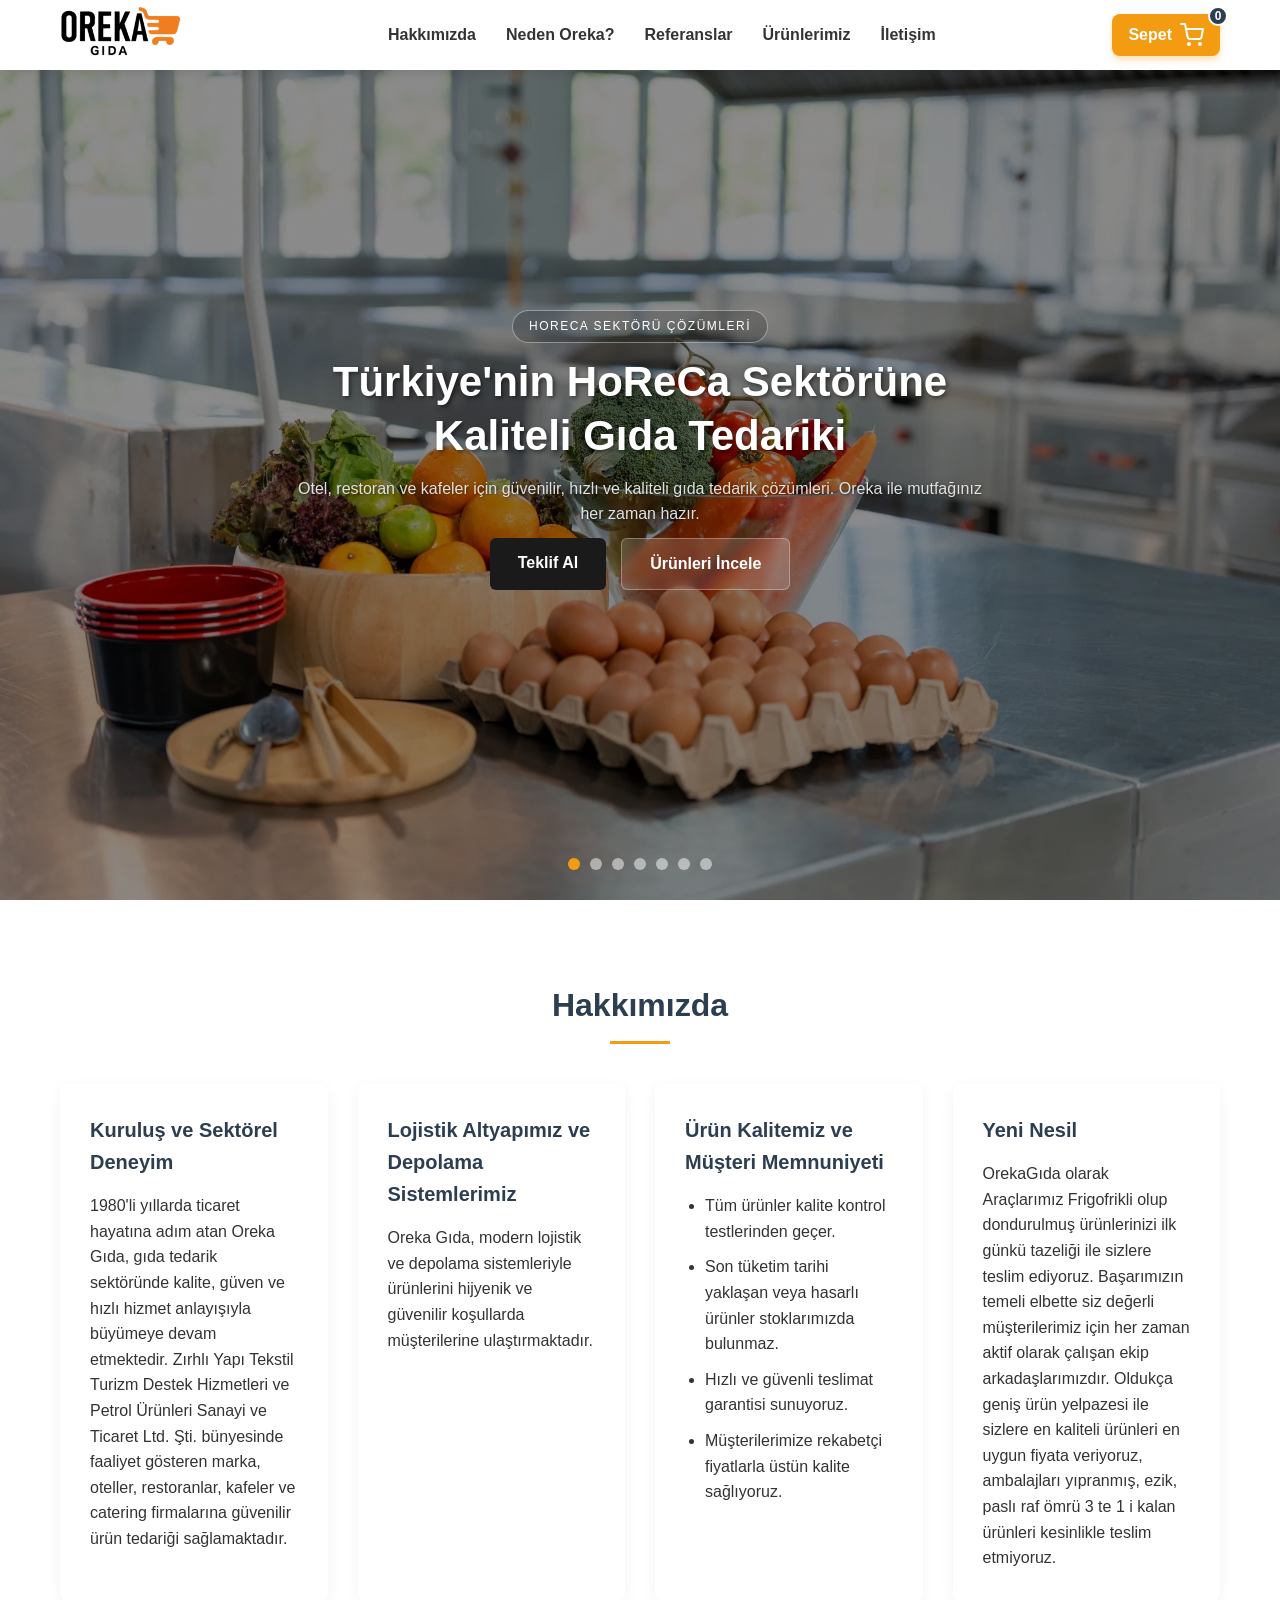
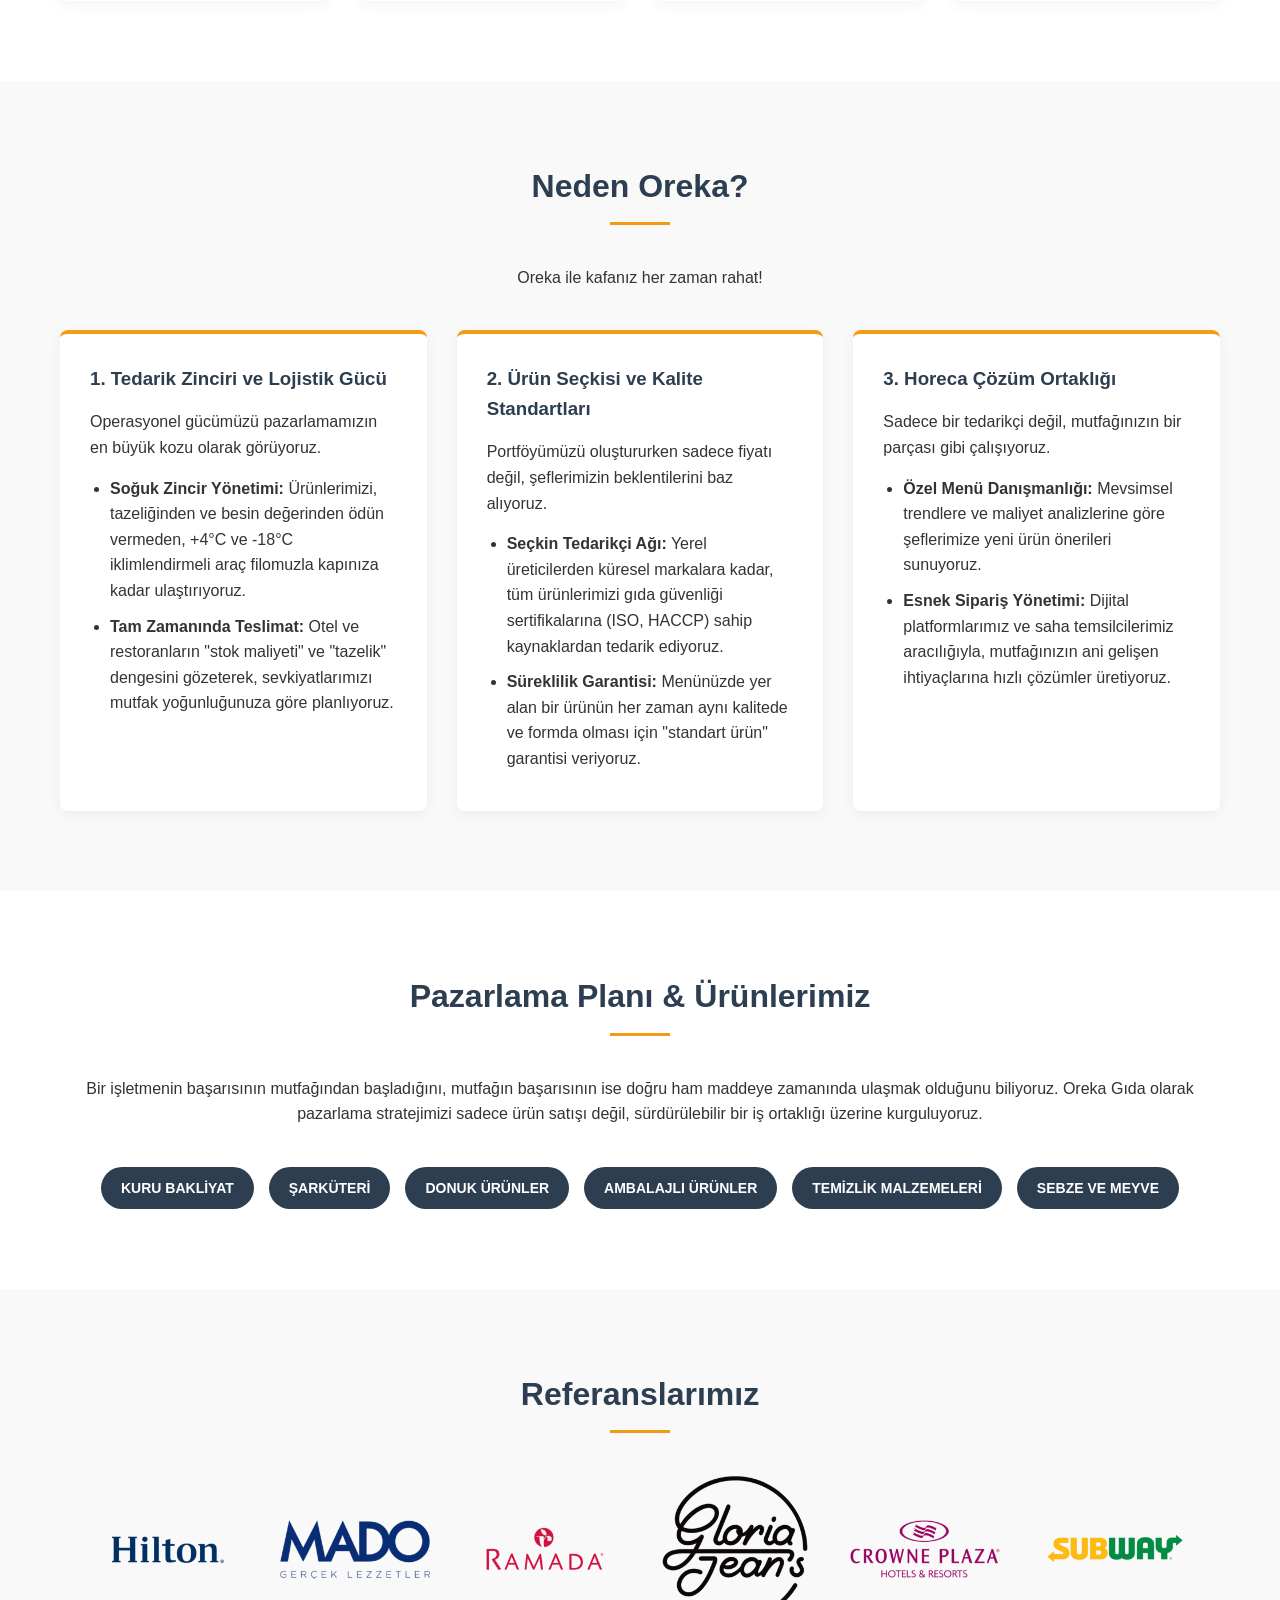
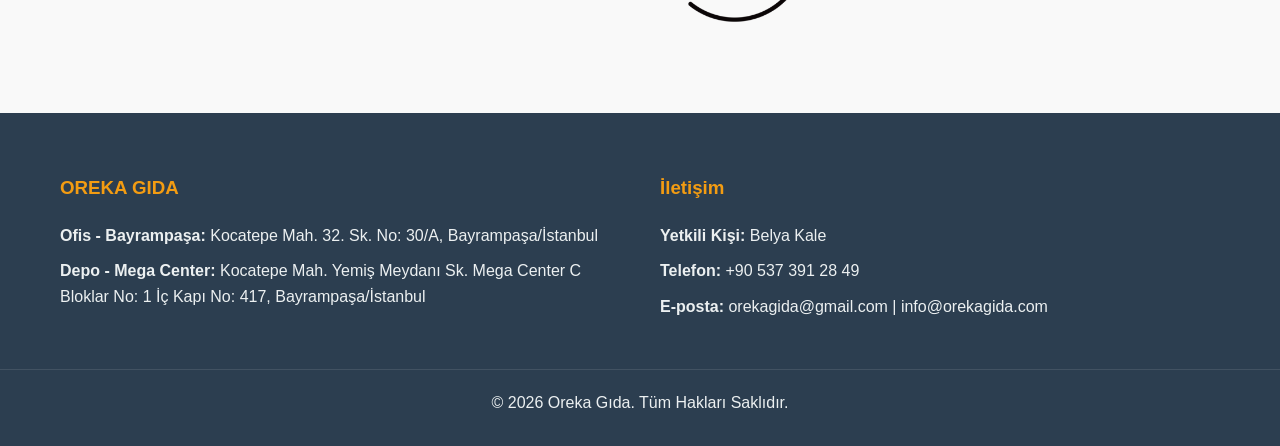
<file: index.html>
<!DOCTYPE html>
<html lang="tr">
<head>
    <meta charset="UTF-8">
    <meta name="viewport" content="width=device-width, initial-scale=1.0">
    
    <!-- SEO Meta Etiketleri -->
    <title>Oreka Gıda | HoReCa ve Gıda Tedarik Çözümleri</title>
    <meta name="description" content="Otel, restoran ve kafeler için güvenilir, taze ve kaliteli gıda tedarik çözümleri. Kuru bakliyat, şarküteri, donuk ürünler ve daha fazlası için Oreka Gıda.">
    <meta name="keywords" content="Oreka Gıda, HoReCa gıda tedariği, otel restoran gıda tedarikçisi, kuru bakliyat, şarküteri, donuk ürünler, Bayrampaşa gıda">
    <link rel="canonical" href="https://www.orekagida.com/">

    <!-- Sosyal Medya (Open Graph) Etiketleri -->
    <meta property="og:title" content="Oreka Gıda | HoReCa ve Gıda Tedarik Çözümleri">
    <meta property="og:description" content="Otel, restoran ve kafeler için güvenilir, taze ve kaliteli gıda tedarik çözümleri.">
    <meta property="og:type" content="website">
    <meta property="og:url" content="https://www.orekagida.com/">
    <meta property="og:image" content="https://www.orekagida.com/orekalogo.png">

    <!-- Yapısal Veri (Schema.org / JSON-LD) -->
    <script type="application/ld+json">
    {
      "@context": "https://schema.org",
      "@type": "Organization",
      "name": "Oreka Gıda",
      "legalName": "Oreka Gıda San. Tic. Ltd. Şti.",
      "url": "https://www.orekagida.com",
      "logo": "https://www.orekagida.com/orekalogo.png",
      "address": {
        "@type": "PostalAddress",
        "streetAddress": "Kocatepe Mah. 32. Sk. No:30/A",
        "addressLocality": "Bayrampaşa",
        "addressRegion": "İstanbul",
        "addressCountry": "TR"
      },
      "contactPoint": {
        "@type": "ContactPoint",
        "telephone": "+90-537-391-28-49",
        "contactType": "customer service",
        "email": "info@orekagida.com",
        "areaServed": "TR",
        "availableLanguage": "Turkish"
      },
      "sameAs": [
        "https://www.orekagida.com"
      ]
    }
    </script>

    <!-- Favicon -->
    <link rel="icon" href="orekalogo.png" type="image/png">
    <link rel="stylesheet" href="style.css">
</head>
<body>

    <!-- Navigasyon -->
    <nav class="navbar">
        <div class="container nav-container">
            <a href="#baslangic" class="logo">
                <img src="orekalogo.png" alt="Oreka Gıda Logo" class="logo-img">
            </a>
            
            <ul class="nav-links">
                <li><a href="#hakkimizda">Hakkımızda</a></li>
                <li><a href="#neden-oreka">Neden Oreka?</a></li>
                <li><a href="#referanslar">Referanslar</a></li>
                <li><a href="urunlerimiz.html">Ürünlerimiz</a></li>
                <li><a href="#iletisim">İletişim</a></li>
            </ul>
            
            <!-- Sağ Üst: Sepet ve Menü Butonu -->
            <div class="nav-right">
                <a href="teklifsepeti.html" class="cart-icon" title="Teklif Sepeti">
                    <span class="cart-text">Sepet</span>
                    <svg width="24" height="24" viewBox="0 0 24 24" fill="none" stroke="currentColor" stroke-width="2" stroke-linecap="round" stroke-linejoin="round">
                        <circle cx="9" cy="21" r="1"></circle>
                        <circle cx="20" cy="21" r="1"></circle>
                        <path d="M1 1h4l2.68 13.39a2 2 0 0 0 2 1.61h9.72a2 2 0 0 0 2-1.61L23 6H6"></path>
                    </svg>
                    <span class="cart-badge" id="navCartBadge">0</span>
                </a>

                <div class="hamburger">
                    <span></span>
                    <span></span>
                    <span></span>
                </div>
            </div>
        </div>
    </nav>

    <!-- Modern ve Etkileşimli Carousel Alanı -->
    <header class="hero" id="baslangic">
        <div class="hero-slides">
            
            <!-- 1. Slide -->
            <div class="slide active">
                <div class="slide-bg" style="background-image: url('carousel/horeca.webp');"></div>
                <div class="slide-content hero-custom-content">
                    <span class="hero-badge">HORECA SEKTÖRÜ ÇÖZÜMLERİ</span>
                    <h1>Türkiye'nin HoReCa Sektörüne<br>Kaliteli Gıda Tedariki</h1>
                    <p>Otel, restoran ve kafeler için güvenilir, hızlı ve kaliteli gıda tedarik çözümleri. Oreka ile mutfağınız her zaman hazır.</p>
                    <div class="hero-buttons">
                        <a href="teklifsepeti.html" class="btn-dark">Teklif Al</a>
                        <a href="urunlerimiz.html" class="btn-outline">Ürünleri İncele</a>
                    </div>
                </div>
            </div>

            <!-- 2. Slide -->
            <div class="slide">
                <div class="slide-bg" style="background-image: url('carousel/bakliyat.webp');"></div>
                <div class="slide-content hero-custom-content">
                    <span class="hero-badge">KURU BAKLİYAT</span>
                    <h1>OREKA GIDA</h1>
                    <p>En taze ve kaliteli bakliyat ürünleri mutfağınıza geliyor.</p>
                    <div class="hero-buttons">
                        <a href="teklifsepeti.html" class="btn-dark">Teklif Al</a>
                        <a href="urunlerimiz.html" class="btn-outline">Ürünleri İncele</a>
                    </div>
                </div>
            </div>

            <!-- 3. Slide -->
            <div class="slide">
                <div class="slide-bg" style="background-image: url('carousel/sarkuteri.webp');"></div>
                <div class="slide-content hero-custom-content">
                    <span class="hero-badge">ŞARKÜTERİ</span>
                    <h1>OREKA GIDA</h1>
                    <p>Özenle seçilmiş, yöresel ve dünya lezzetleri.</p>
                    <div class="hero-buttons">
                        <a href="teklifsepeti.html" class="btn-dark">Teklif Al</a>
                        <a href="urunlerimiz.html" class="btn-outline">Ürünleri İncele</a>
                    </div>
                </div>
            </div>

            <!-- 4. Slide -->
            <div class="slide">
                <div class="slide-bg" style="background-image: url('carousel/donuk.webp');"></div>
                <div class="slide-content hero-custom-content">
                    <span class="hero-badge">DONUK ÜRÜNLER</span>
                    <h1>OREKA GIDA</h1>
                    <p>-18°C frigo araçlarımızla ilk günkü tazeliğinde teslimat.</p>
                    <div class="hero-buttons">
                        <a href="teklifsepeti.html" class="btn-dark">Teklif Al</a>
                        <a href="urunlerimiz.html" class="btn-outline">Ürünleri İncele</a>
                    </div>
                </div>
            </div>

            <!-- 5. Slide -->
            <div class="slide">
                <div class="slide-bg" style="background-image: url('carousel/ambalajli.webp');"></div>
                <div class="slide-content hero-custom-content">
                    <span class="hero-badge">AMBALAJLI ÜRÜNLER</span>
                    <h1>OREKA GIDA</h1>
                    <p>Standart ürün garantisiyle seçkin markalar bir arada.</p>
                    <div class="hero-buttons">
                        <a href="teklifsepeti.html" class="btn-dark">Teklif Al</a>
                        <a href="urunlerimiz.html" class="btn-outline">Ürünleri İncele</a>
                    </div>
                </div>
            </div>

            <!-- 6. Slide -->
            <div class="slide">
                <div class="slide-bg" style="background-image: url('carousel/temizlik.webp');"></div>
                <div class="slide-content hero-custom-content">
                    <span class="hero-badge">TEMİZLİK MALZEMELERİ</span>
                    <h1>OREKA GIDA</h1>
                    <p>İşletmeniz için profesyonel ve güvenilir hijyen çözümleri.</p>
                    <div class="hero-buttons">
                        <a href="teklifsepeti.html" class="btn-dark">Teklif Al</a>
                        <a href="urunlerimiz.html" class="btn-outline">Ürünleri İncele</a>
                    </div>
                </div>
            </div>

            <!-- 7. Slide -->
            <div class="slide">
                <div class="slide-bg" style="background-image: url('carousel/sebze.webp');"></div>
                <div class="slide-content hero-custom-content">
                    <span class="hero-badge">SEBZE VE MEYVE</span>
                    <h1>OREKA GIDA</h1>
                    <p>Tarladan mutfağınıza en doğal haliyle tam zamanında ulaşır.</p>
                    <div class="hero-buttons">
                        <a href="teklifsepeti.html" class="btn-dark">Teklif Al</a>
                        <a href="urunlerimiz.html" class="btn-outline">Ürünleri İncele</a>
                    </div>
                </div>
            </div>
        </div>

        <div class="slider-dots">
            <span class="dot active" data-slide="0"></span>
            <span class="dot" data-slide="1"></span>
            <span class="dot" data-slide="2"></span>
            <span class="dot" data-slide="3"></span>
            <span class="dot" data-slide="4"></span>
            <span class="dot" data-slide="5"></span>
            <span class="dot" data-slide="6"></span>
        </div>
    </header>

    <!-- Hakkımızda Bölümü -->
    <section id="hakkimizda" class="section-padding">
        <div class="container">
            <h2 class="section-title">Hakkımızda</h2>
            <div class="about-grid">
                <div class="about-card">
                    <h3>Kuruluş ve Sektörel Deneyim</h3>
                    <p>1980'li yıllarda ticaret hayatına adım atan Oreka Gıda, gıda tedarik sektöründe kalite, güven ve hızlı hizmet anlayışıyla büyümeye devam etmektedir. Zırhlı Yapı Tekstil Turizm Destek Hizmetleri ve Petrol Ürünleri Sanayi ve Ticaret Ltd. Şti. bünyesinde faaliyet gösteren marka, oteller, restoranlar, kafeler ve catering firmalarına güvenilir ürün tedariği sağlamaktadır.</p>
                </div>
                <div class="about-card">
                    <h3>Lojistik Altyapımız ve Depolama Sistemlerimiz</h3>
                    <p>Oreka Gıda, modern lojistik ve depolama sistemleriyle ürünlerini hijyenik ve güvenilir koşullarda müşterilerine ulaştırmaktadır.</p>
                </div>
                <div class="about-card">
                    <h3>Ürün Kalitemiz ve Müşteri Memnuniyeti</h3>
                    <ul>
                        <li>Tüm ürünler kalite kontrol testlerinden geçer.</li>
                        <li>Son tüketim tarihi yaklaşan veya hasarlı ürünler stoklarımızda bulunmaz.</li>
                        <li>Hızlı ve güvenli teslimat garantisi sunuyoruz.</li>
                        <li>Müşterilerimize rekabetçi fiyatlarla üstün kalite sağlıyoruz.</li>
                    </ul>
                </div>
                <div class="about-card">
                    <h3>Yeni Nesil</h3>
                    <p>OrekaGıda olarak Araçlarımız Frigofrikli olup dondurulmuş ürünlerinizi ilk günkü tazeliği ile sizlere teslim ediyoruz. Başarımızın temeli elbette siz değerli müşterilerimiz için her zaman aktif olarak çalışan ekip arkadaşlarımızdır. Oldukça geniş ürün yelpazesi ile sizlere en kaliteli ürünleri en uygun fiyata veriyoruz, ambalajları yıpranmış, ezik, paslı raf ömrü 3 te 1 i kalan ürünleri kesinlikle teslim etmiyoruz.</p>
                </div>
            </div>
        </div>
    </section>

    <!-- Neden Oreka Bölümü -->
    <section id="neden-oreka" class="section-padding bg-light">
        <div class="container">
            <h2 class="section-title">Neden Oreka?</h2>
            <p class="text-center subtitle">Oreka ile kafanız her zaman rahat!</p>
            <div class="features-grid">
                <div class="feature-item">
                    <h3>1. Tedarik Zinciri ve Lojistik Gücü</h3>
                    <p>Operasyonel gücümüzü pazarlamamızın en büyük kozu olarak görüyoruz.</p>
                    <ul>
                        <li><strong>Soğuk Zincir Yönetimi:</strong> Ürünlerimizi, tazeliğinden ve besin değerinden ödün vermeden, +4°C ve -18°C iklimlendirmeli araç filomuzla kapınıza kadar ulaştırıyoruz.</li>
                        <li><strong>Tam Zamanında Teslimat:</strong> Otel ve restoranların "stok maliyeti" ve "tazelik" dengesini gözeterek, sevkiyatlarımızı mutfak yoğunluğunuza göre planlıyoruz.</li>
                    </ul>
                </div>
                <div class="feature-item">
                    <h3>2. Ürün Seçkisi ve Kalite Standartları</h3>
                    <p>Portföyümüzü oluştururken sadece fiyatı değil, şeflerimizin beklentilerini baz alıyoruz.</p>
                    <ul>
                        <li><strong>Seçkin Tedarikçi Ağı:</strong> Yerel üreticilerden küresel markalara kadar, tüm ürünlerimizi gıda güvenliği sertifikalarına (ISO, HACCP) sahip kaynaklardan tedarik ediyoruz.</li>
                        <li><strong>Süreklilik Garantisi:</strong> Menünüzde yer alan bir ürünün her zaman aynı kalitede ve formda olması için "standart ürün" garantisi veriyoruz.</li>
                    </ul>
                </div>
                <div class="feature-item">
                    <h3>3. Horeca Çözüm Ortaklığı</h3>
                    <p>Sadece bir tedarikçi değil, mutfağınızın bir parçası gibi çalışıyoruz.</p>
                    <ul>
                        <li><strong>Özel Menü Danışmanlığı:</strong> Mevsimsel trendlere ve maliyet analizlerine göre şeflerimize yeni ürün önerileri sunuyoruz.</li>
                        <li><strong>Esnek Sipariş Yönetimi:</strong> Dijital platformlarımız ve saha temsilcilerimiz aracılığıyla, mutfağınızın ani gelişen ihtiyaçlarına hızlı çözümler üretiyoruz.</li>
                    </ul>
                </div>
            </div>
        </div>
    </section>

    <!-- Pazarlama & Ürünler Bölümü -->
    <section id="pazarlama" class="section-padding">
        <div class="container">
            <h2 class="section-title">Pazarlama Planı & Ürünlerimiz</h2>
            <p class="text-center">Bir işletmenin başarısının mutfağından başladığını, mutfağın başarısının ise doğru ham maddeye zamanında ulaşmak olduğunu biliyoruz. Oreka Gıda olarak pazarlama stratejimizi sadece ürün satışı değil, sürdürülebilir bir iş ortaklığı üzerine kurguluyoruz.</p>
            <div class="products-list">
                <span class="badge">KURU BAKLİYAT</span>
                <span class="badge">ŞARKÜTERİ</span>
                <span class="badge">DONUK ÜRÜNLER</span>
                <span class="badge">AMBALAJLI ÜRÜNLER</span>
                <span class="badge">TEMİZLİK MALZEMELERİ</span>
                <span class="badge">SEBZE VE MEYVE</span>
            </div>
        </div>
    </section>

    <!-- Referanslar Bölümü -->
    <section id="referanslar" class="section-padding bg-light">
        <div class="container">
            <h2 class="section-title">Referanslarımız</h2>
            <div class="references-container">
                <div class="ref-logo-item"><img src="referanslar/hilton.png" alt="Hilton"></div>
                <div class="ref-logo-item"><img src="referanslar/mado.png" alt="Mado"></div>
                <div class="ref-logo-item"><img src="referanslar/ramada.png" alt="Ramada"></div>
                <div class="ref-logo-item"><img src="referanslar/gloriajeans.png" alt="Gloria Jean's"></div>
                <div class="ref-logo-item"><img src="referanslar/crowne.png" alt="Crowne Plaza"></div>
                <div class="ref-logo-item"><img src="referanslar/subway.png" alt="Subway"></div>
            </div>
        </div>
    </section>

    <!-- İletişim / Footer -->
    <footer id="iletisim" class="footer">
        <div class="container footer-content">
            <div class="footer-info">
                <h3>OREKA GIDA</h3>
                <p><strong>Ofis - Bayrampaşa:</strong> Kocatepe Mah. 32. Sk. No: 30/A, Bayrampaşa/İstanbul</p>
                <p><strong>Depo - Mega Center:</strong> Kocatepe Mah. Yemiş Meydanı Sk. Mega Center C Bloklar No: 1 İç Kapı No: 417, Bayrampaşa/İstanbul</p>
            </div>
            <div class="footer-contact">
                <h3>İletişim</h3>
                <p><strong>Yetkili Kişi:</strong> Belya Kale</p>
                <p><strong>Telefon:</strong> +90 537 391 28 49</p>
                <p><strong>E-posta:</strong> orekagida@gmail.com | info@orekagida.com</p>
            </div>
        </div>
        <div class="footer-bottom">
            <p>&copy; 2026 Oreka Gıda. Tüm Hakları Saklıdır.</p>
        </div>
    </footer>

    <script src="script.js"></script>
</body>
</html>
</file>
<file: style.css>
/* Temel Ayarlar */
* { 
    margin: 0; 
    padding: 0; 
    box-sizing: border-box; 
    font-family: 'Segoe UI', Tahoma, Geneva, Verdana, sans-serif; 
}

body { 
    line-height: 1.6; 
    color: #333; 
    overflow-x: hidden; 
}

.container { 
    max-width: 1200px; 
    margin: 0 auto; 
    padding: 0 20px; 
}

.section-padding { 
    padding: 80px 0; 
}

.bg-light { 
    background-color: #f9f9f9; 
}

.text-center { 
    text-align: center; 
}

.section-title { 
    text-align: center; 
    font-size: 32px; 
    margin-bottom: 40px; 
    color: #2c3e50; 
    position: relative; 
}

.section-title::after { 
    content: ''; 
    display: block; 
    width: 60px; 
    height: 3px; 
    background-color: #f39c12; 
    margin: 10px auto 0; 
}

/* Navigasyon */
.navbar { 
    position: fixed; 
    height: 70px;
    top: 0; 
    width: 100%; 
    background-color: #ffffff; 
    box-shadow: 0 2px 10px rgba(0,0,0,0.1); 
    z-index: 1000; 
}

.nav-container { 
    display: flex; 
    justify-content: space-between; 
    align-items: center; 
    height: 70px; 
}

.logo-img { 
    height: 50px; 
}

.nav-links { 
    display: flex; 
    list-style: none; 
}

.nav-links li { 
    margin-left: 30px; 
}

.nav-links li a { 
    text-decoration: none; 
    color: #333; 
    font-weight: 600; 
    transition: color 0.3s ease; 
}

.nav-links li a:hover { 
    color: #f39c12; 
}

/* Sepet ve Hamburger Menü Kapsayıcısı */
.nav-right { 
    display: flex; 
    align-items: center; 
    gap: 20px; 
}

.cart-icon {
    position: relative;
    background-color: #f39c12;
    color: #fff;
    display: flex;
    align-items: center;
    gap: 8px;
    text-decoration: none;
    padding: 8px 16px;
    border-radius: 8px;
    box-shadow: 0 4px 6px rgba(243, 156, 18, 0.3);
    transition: all 0.2s ease;
}

.cart-text {
    font-weight: 600;
    font-size: 16px;
}

.cart-icon:hover {
    background-color: #e67e22;
    box-shadow: 0 6px 12px rgba(243, 156, 18, 0.4);
    transform: translateY(-2px);
    color: #fff;
}

.cart-icon:active {
    transform: translateY(2px) scale(0.98);
    box-shadow: 0 2px 3px rgba(243, 156, 18, 0.3);
}

.cart-badge {
    position: absolute;
    top: -8px;
    right: -8px;
    background-color: #2c3e50;
    color: #fff;
    font-size: 12px;
    font-weight: bold;
    width: 20px;
    height: 20px;
    border-radius: 50%;
    display: flex;
    align-items: center;
    justify-content: center;
    border: 2px solid #fff;
}

/* --- Animasyonlu Hamburger Menü (4. Stil) --- */
.hamburger { 
    width: 30px;
    height: 22px;
    position: relative;
    cursor: pointer; 
    display: none; 
    z-index: 3000;
}

.hamburger span {
    display: block;
    position: absolute;
    height: 3px;
    width: 100%;
    background: #333; 
    border-radius: 3px;
    opacity: 1;
    left: 0;
    transform: rotate(0deg);
    transition: .25s ease-in-out;
}

.hamburger span:nth-child(1) { 
    top: 0px; 
}

.hamburger span:nth-child(2) { 
    top: 9px; 
}

.hamburger span:nth-child(3) { 
    top: 18px; 
}

/* Tıklandığında Çarpı (X) Dönüşüm Animasyonu */
.hamburger.active span:nth-child(1) { 
    top: 9px; 
    transform: rotate(135deg); 
}

.hamburger.active span:nth-child(2) { 
    opacity: 0; 
    transform: translateX(-20px); 
}

.hamburger.active span:nth-child(3) { 
    top: 9px; 
    transform: rotate(-135deg); 
}

/* Carousel (Slider) - Boşluk ve Fade Geçiş Düzenlemesi */
.hero { 
    position: relative; 
    height: 100vh; 
    margin-top: 0; 
    overflow: hidden; 
}

.hero-slides { 
    position: relative; 
    width: 100%; 
    height: 100%; 
}

.slide { 
    position: absolute; 
    top: 0; 
    left: 0; 
    width: 100%; 
    height: 100%; 
    opacity: 0;
    visibility: hidden;
    transition: opacity 0.8s ease-in-out, visibility 0.8s ease-in-out; 
    z-index: 1; 
}

.slide.active { 
    opacity: 1; 
    visibility: visible; 
    z-index: 2; 
}

.slide-bg { 
    width: 100%; 
    height: 100%; 
    background-size: cover; 
    background-position: center; 
    position: relative;
}

/* Arka plan karartma katmanı */
.slide-bg::after {
    content: '';
    position: absolute;
    top: 0;
    left: 0;
    width: 100%;
    height: 100%;
    background-color: rgba(0, 0, 0, 0.45); 
}

/* Tüm Slaytlar İçin Sabit Konum ve Yükseklik Alanı */
.slide-content.hero-custom-content { 
    position: absolute; 
    top: 50%; 
    left: 50%; 
    transform: translate(-50%, -50%); 
    text-align: center; 
    color: #fff; 
    width: 80%; 
    max-width: 800px;
    height: 280px; 
    display: flex;
    flex-direction: column;
    align-items: center;
    justify-content: space-between; 
    z-index: 3;
}

/* Slayt Yazı Başlıkları */
.slide-content h1 { 
    font-size: 42px; 
    font-weight: 700;
    line-height: 1.3;
    margin-bottom: 0;
    text-shadow: 2px 2px 4px rgba(0,0,0,0.5); 
}

.slide-content p { 
    font-size: 16px; 
    max-width: 700px;
    margin: 0 auto; 
    color: #e0e0e0;
    text-shadow: 1px 1px 3px rgba(0,0,0,0.5); 
}

/* Sabit Konumlu Ortak Butonlar */
.hero-buttons {
    display: flex;
    justify-content: center;
    gap: 15px;
    margin-top: 0;
}

.hero-badge {
    display: inline-block;
    padding: 6px 16px;
    border: 1px solid rgba(255, 255, 255, 0.4);
    border-radius: 20px;
    font-size: 12px;
    letter-spacing: 1.5px;
    margin-bottom: 0;
    text-transform: uppercase;
    background: rgba(0, 0, 0, 0.2);
}

.btn-dark {
    background-color: #1a1a1a;
    color: #fff;
    padding: 12px 28px;
    border-radius: 6px;
    text-decoration: none;
    font-weight: 600;
    transition: background 0.3s;
}

.btn-dark:hover {
    background-color: #333;
}

.btn-outline {
    background-color: rgba(255, 255, 255, 0.15);
    color: #fff;
    padding: 12px 28px;
    border-radius: 6px;
    text-decoration: none;
    font-weight: 600;
    border: 1px solid rgba(255, 255, 255, 0.3);
    backdrop-filter: blur(5px);
    transition: background 0.3s;
}

.btn-outline:hover {
    background-color: rgba(255, 255, 255, 0.3);
}

.slider-dots { 
    position: absolute; 
    bottom: 30px; 
    left: 50%; 
    transform: translateX(-50%); 
    z-index: 10; 
    display: flex; 
    gap: 10px; 
}

.dot { 
    width: 12px; 
    height: 12px; 
    background-color: rgba(255, 255, 255, 0.5); 
    border-radius: 50%; 
    cursor: pointer; 
    transition: background-color 0.3s; 
}

.dot.active { 
    background-color: #f39c12; 
}

/* Hakkımızda */
.about-grid { 
    display: grid; 
    grid-template-columns: repeat(auto-fit, minmax(250px, 1fr)); 
    gap: 30px; 
}

.about-card { 
    background: #fff; 
    padding: 30px; 
    border-radius: 8px; 
    box-shadow: 0 4px 15px rgba(0,0,0,0.05); 
}

.about-card h3 { 
    color: #2c3e50; 
    margin-bottom: 15px; 
    font-size: 20px; 
}

.about-card ul { 
    padding-left: 20px; 
}

.about-card ul li { 
    margin-bottom: 10px; 
}

/* Neden Oreka */
.features-grid { 
    display: grid; 
    grid-template-columns: repeat(auto-fit, minmax(300px, 1fr)); 
    gap: 30px; 
    margin-top: 40px; 
}

.feature-item { 
    background: #fff; 
    padding: 30px; 
    border-radius: 8px; 
    box-shadow: 0 4px 15px rgba(0,0,0,0.05); 
    border-top: 4px solid #f39c12; 
}

.feature-item h3 { 
    margin-bottom: 15px; 
    color: #2c3e50; 
}

.feature-item p { 
    margin-bottom: 15px; 
}

.feature-item ul { 
    padding-left: 20px; 
}

.feature-item ul li { 
    margin-bottom: 10px; 
}

/* Ürün Rozetleri */
.products-list { 
    display: flex; 
    flex-wrap: wrap; 
    justify-content: center; 
    gap: 15px; 
    margin-top: 40px; 
}

.badge { 
    background-color: #2c3e50; 
    color: #fff; 
    padding: 10px 20px; 
    border-radius: 30px; 
    font-weight: 600; 
    font-size: 14px; 
}

/* Referanslar */
.references-container { 
    display: flex; 
    flex-wrap: wrap; 
    justify-content: center; 
    align-items: center; 
    gap: 40px; 
    margin-top: 40px; 
}

.ref-logo-item img { 
    max-width: 150px; 
    height: auto; 
    filter: none; 
    transition: transform 0.3s ease; 
}

.ref-logo-item img:hover { 
    filter: none; 
    transform: scale(1.05);
}

/* Footer */
.footer { 
    background-color: #2c3e50; 
    color: #ecf0f1; 
    padding: 60px 0 20px; 
}

.footer-content { 
    display: grid; 
    grid-template-columns: repeat(auto-fit, minmax(300px, 1fr)); 
    gap: 40px; 
    margin-bottom: 40px; 
}

.footer h3 { 
    color: #f39c12; 
    margin-bottom: 20px; 
}

.footer p { 
    margin-bottom: 10px; 
}

.footer-bottom { 
    text-align: center; 
    padding-top: 20px; 
    border-top: 1px solid rgba(255,255,255,0.1); 
}

/* Mobil ve Tablet Uyumluluğu (1024px ve altı) - Saydam Buz Efekti Eklendi */
@media (max-width: 1024px) {
    .hero {
        height: 100dvh; 
        min-height: auto;
    }

    .nav-links { 
        position: fixed; 
        top: 0; 
        left: -100%; 
        width: 100vw; 
        height: 100vh; 
        /* Şeffaf buz efekti (Arka planı gösteren yarı şeffaf beyaz + bulanıklık) */
        background-color: rgba(255, 255, 255, 0.75); 
        backdrop-filter: blur(12px);
        -webkit-backdrop-filter: blur(12px); /* Safari desteği */
        flex-direction: column; 
        justify-content: center; 
        align-items: center; 
        gap: 30px; 
        transition: left 0.35s ease-in-out; 
        z-index: 2500; 
        margin: 0; 
        padding: 0; 
        box-shadow: none; 
    }

    .nav-links.active { 
        left: 0; 
    }

    .nav-links li { 
        margin: 0; 
    }

    .nav-links li a { 
        font-size: 1.25rem; 
        font-weight: 600; 
        color: #2c3e50; 
    }

    .hamburger { 
        display: block; 
    }

    .slide-content.hero-custom-content {
        height: 320px; 
    }

    .slide-content h1 { 
        font-size: 28px; 
    }

    .hero-buttons {
        flex-direction: column; 
        width: 100%;
        gap: 10px;
    }

    .btn-dark, .btn-outline {
        width: 100%;
        text-align: center;
        padding: 12px 20px;
    }
}
</file>
